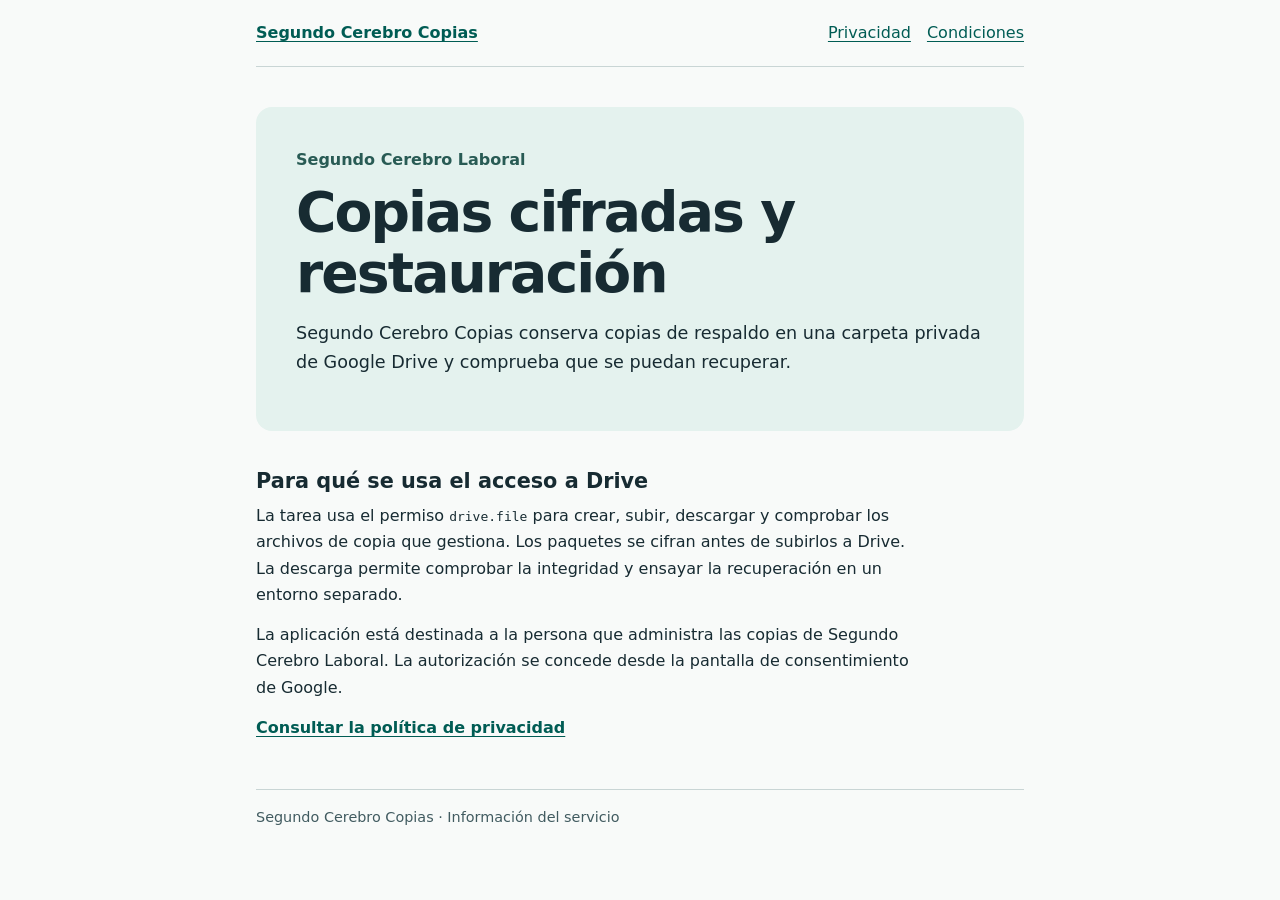
<file: index.html>
<!doctype html>
<html lang="es">
<head>
  <meta charset="utf-8">
  <meta name="viewport" content="width=device-width, initial-scale=1">
  <meta name="description" content="Información sobre las copias cifradas de Segundo Cerebro Laboral y su permiso de Google Drive.">
  <title>Segundo Cerebro Copias</title>
  <link rel="stylesheet" href="estilos.css">
</head>
<body>
  <header class="barra">
    <a class="marca" href="./" aria-current="page">Segundo Cerebro Copias</a>
    <nav aria-label="Información del servicio">
      <a href="privacidad.html">Privacidad</a>
      <a href="condiciones.html">Condiciones</a>
    </nav>
  </header>
  <main>
    <section class="presentacion" aria-labelledby="titulo">
      <p class="etiqueta">Segundo Cerebro Laboral</p>
      <h1 id="titulo">Copias cifradas y restauración</h1>
      <p class="intro">Segundo Cerebro Copias conserva copias de respaldo en una carpeta privada de Google Drive y comprueba que se puedan recuperar.</p>
    </section>
    <section aria-labelledby="permiso">
      <h2 id="permiso">Para qué se usa el acceso a Drive</h2>
      <p>La tarea usa el permiso <code>drive.file</code> para crear, subir, descargar y comprobar los archivos de copia que gestiona. Los paquetes se cifran antes de subirlos a Drive. La descarga permite comprobar la integridad y ensayar la recuperación en un entorno separado.</p>
      <p>La aplicación está destinada a la persona que administra las copias de Segundo Cerebro Laboral. La autorización se concede desde la pantalla de consentimiento de Google.</p>
      <a class="enlace" href="privacidad.html">Consultar la política de privacidad</a>
    </section>
  </main>
  <footer>Segundo Cerebro Copias · Información del servicio</footer>
</body>
</html>
</file>
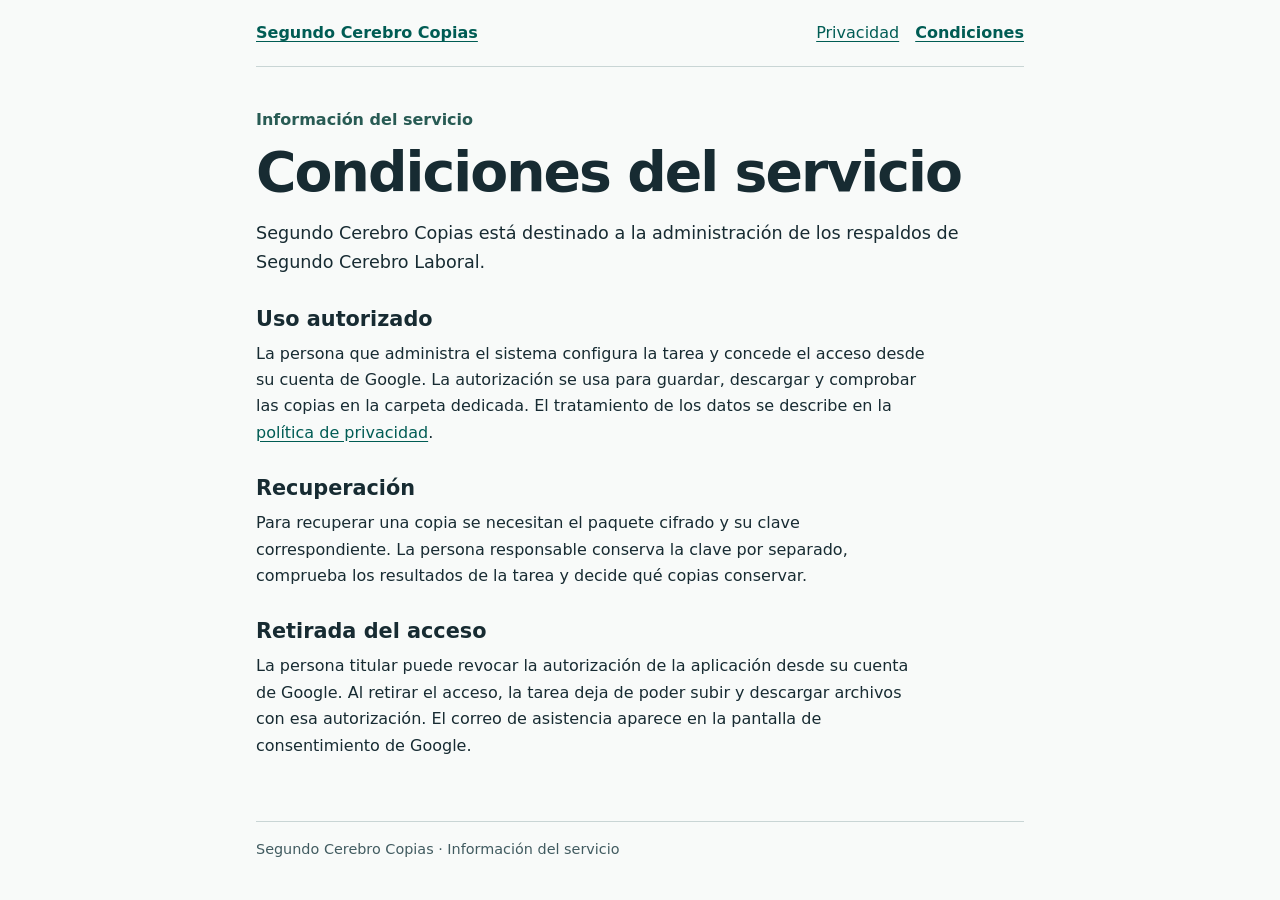
<file: condiciones.html>
<!doctype html>
<html lang="es">
<head>
  <meta charset="utf-8">
  <meta name="viewport" content="width=device-width, initial-scale=1">
  <title>Condiciones · Segundo Cerebro Copias</title>
  <link rel="stylesheet" href="estilos.css">
</head>
<body>
  <header class="barra">
    <a class="marca" href="./">Segundo Cerebro Copias</a>
    <nav aria-label="Información del servicio">
      <a href="privacidad.html">Privacidad</a>
      <a href="condiciones.html" aria-current="page">Condiciones</a>
    </nav>
  </header>
  <main>
    <p class="etiqueta">Información del servicio</p>
    <h1>Condiciones del servicio</h1>
    <p class="intro">Segundo Cerebro Copias está destinado a la administración de los respaldos de Segundo Cerebro Laboral.</p>
    <h2>Uso autorizado</h2>
    <p>La persona que administra el sistema configura la tarea y concede el acceso desde su cuenta de Google. La autorización se usa para guardar, descargar y comprobar las copias en la carpeta dedicada. El tratamiento de los datos se describe en la <a href="privacidad.html">política de privacidad</a>.</p>
    <h2>Recuperación</h2>
    <p>Para recuperar una copia se necesitan el paquete cifrado y su clave correspondiente. La persona responsable conserva la clave por separado, comprueba los resultados de la tarea y decide qué copias conservar.</p>
    <h2>Retirada del acceso</h2>
    <p>La persona titular puede revocar la autorización de la aplicación desde su cuenta de Google. Al retirar el acceso, la tarea deja de poder subir y descargar archivos con esa autorización. El correo de asistencia aparece en la pantalla de consentimiento de Google.</p>
  </main>
  <footer>Segundo Cerebro Copias · Información del servicio</footer>
</body>
</html>
</file>
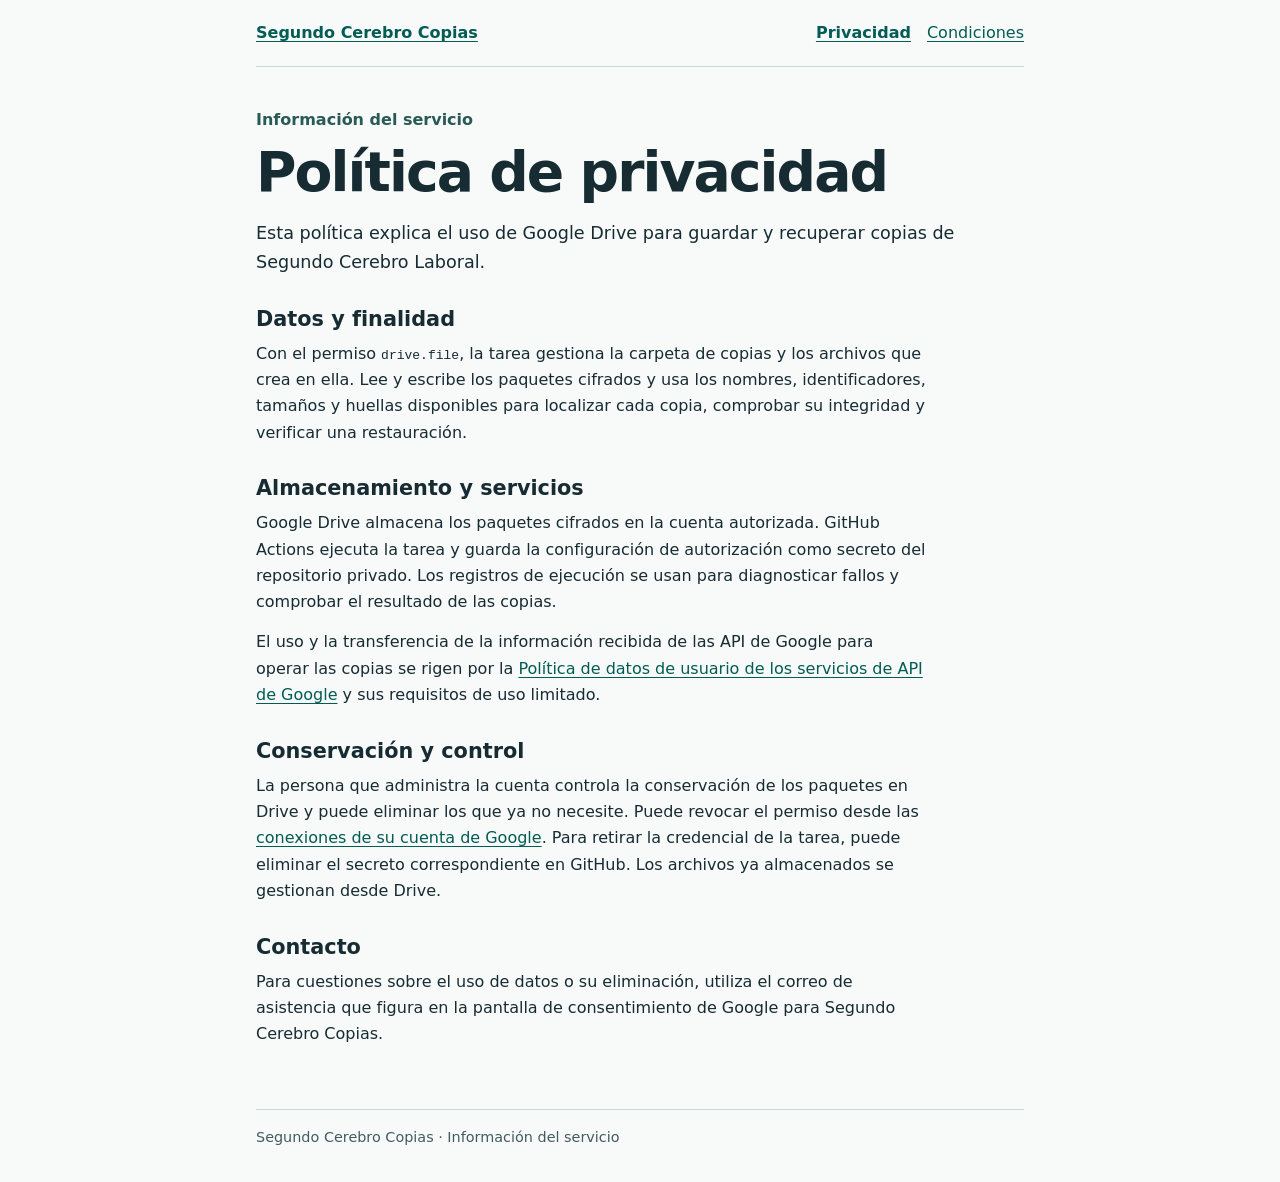
<file: privacidad.html>
<!doctype html>
<html lang="es">
<head>
  <meta charset="utf-8">
  <meta name="viewport" content="width=device-width, initial-scale=1">
  <title>Privacidad · Segundo Cerebro Copias</title>
  <link rel="stylesheet" href="estilos.css">
</head>
<body>
  <header class="barra">
    <a class="marca" href="./">Segundo Cerebro Copias</a>
    <nav aria-label="Información del servicio">
      <a href="privacidad.html" aria-current="page">Privacidad</a>
      <a href="condiciones.html">Condiciones</a>
    </nav>
  </header>
  <main>
    <p class="etiqueta">Información del servicio</p>
    <h1>Política de privacidad</h1>
    <p class="intro">Esta política explica el uso de Google Drive para guardar y recuperar copias de Segundo Cerebro Laboral.</p>
    <h2>Datos y finalidad</h2>
    <p>Con el permiso <code>drive.file</code>, la tarea gestiona la carpeta de copias y los archivos que crea en ella. Lee y escribe los paquetes cifrados y usa los nombres, identificadores, tamaños y huellas disponibles para localizar cada copia, comprobar su integridad y verificar una restauración.</p>
    <h2>Almacenamiento y servicios</h2>
    <p>Google Drive almacena los paquetes cifrados en la cuenta autorizada. GitHub Actions ejecuta la tarea y guarda la configuración de autorización como secreto del repositorio privado. Los registros de ejecución se usan para diagnosticar fallos y comprobar el resultado de las copias.</p>
    <p>El uso y la transferencia de la información recibida de las API de Google para operar las copias se rigen por la <a href="https://developers.google.com/terms/api-services-user-data-policy">Política de datos de usuario de los servicios de API de Google</a> y sus requisitos de uso limitado.</p>
    <h2>Conservación y control</h2>
    <p>La persona que administra la cuenta controla la conservación de los paquetes en Drive y puede eliminar los que ya no necesite. Puede revocar el permiso desde las <a href="https://myaccount.google.com/connections">conexiones de su cuenta de Google</a>. Para retirar la credencial de la tarea, puede eliminar el secreto correspondiente en GitHub. Los archivos ya almacenados se gestionan desde Drive.</p>
    <h2>Contacto</h2>
    <p>Para cuestiones sobre el uso de datos o su eliminación, utiliza el correo de asistencia que figura en la pantalla de consentimiento de Google para Segundo Cerebro Copias.</p>
  </main>
  <footer>Segundo Cerebro Copias · Información del servicio</footer>
</body>
</html>
</file>
<file: estilos.css>
:root {
  color-scheme: light;
  font-family: system-ui, sans-serif;
  line-height: 1.65;
  color: #172b32;
  background: #f8faf9;
}

body {
  max-width: 48rem;
  margin: auto;
  padding: 0 1.25rem;
}

.barra {
  display: flex;
  align-items: baseline;
  justify-content: space-between;
  flex-wrap: wrap;
  gap: .5rem 1.25rem;
  padding: 1.25rem 0;
  border-bottom: 1px solid #c9d5d5;
}

.marca {
  font-weight: 700;
}

nav {
  display: flex;
  flex-wrap: wrap;
  gap: 1rem;
}

a {
  color: #005c54;
  text-underline-offset: .18em;
}

a:focus-visible {
  outline: 2px solid #005c54;
  outline-offset: 4px;
}

[aria-current="page"] {
  font-weight: 700;
}

main {
  padding: 2.5rem 0 3rem;
}

.presentacion {
  padding: clamp(1.25rem, 5vw, 2.5rem);
  border-radius: 1rem;
  background: #e4f2ee;
  margin-bottom: 2.25rem;
}

.etiqueta {
  color: #285b54;
  font-weight: 650;
  margin: 0 0 .5rem;
}

h1 {
  font-size: clamp(2rem, 7vw, 3.45rem);
  line-height: 1.1;
  letter-spacing: -.035em;
  margin: 0 0 1rem;
}

h2 {
  font-size: 1.3rem;
  line-height: 1.35;
  margin: 1.75rem 0 .5rem;
}

p {
  max-width: 66ch;
  margin: 0 0 .85rem;
}

.intro {
  font-size: 1.1rem;
}

.enlace {
  font-weight: 650;
}

footer {
  border-top: 1px solid #c9d5d5;
  padding: 1rem 0 2rem;
  color: #415b60;
  font-size: .9rem;
}
</file>
